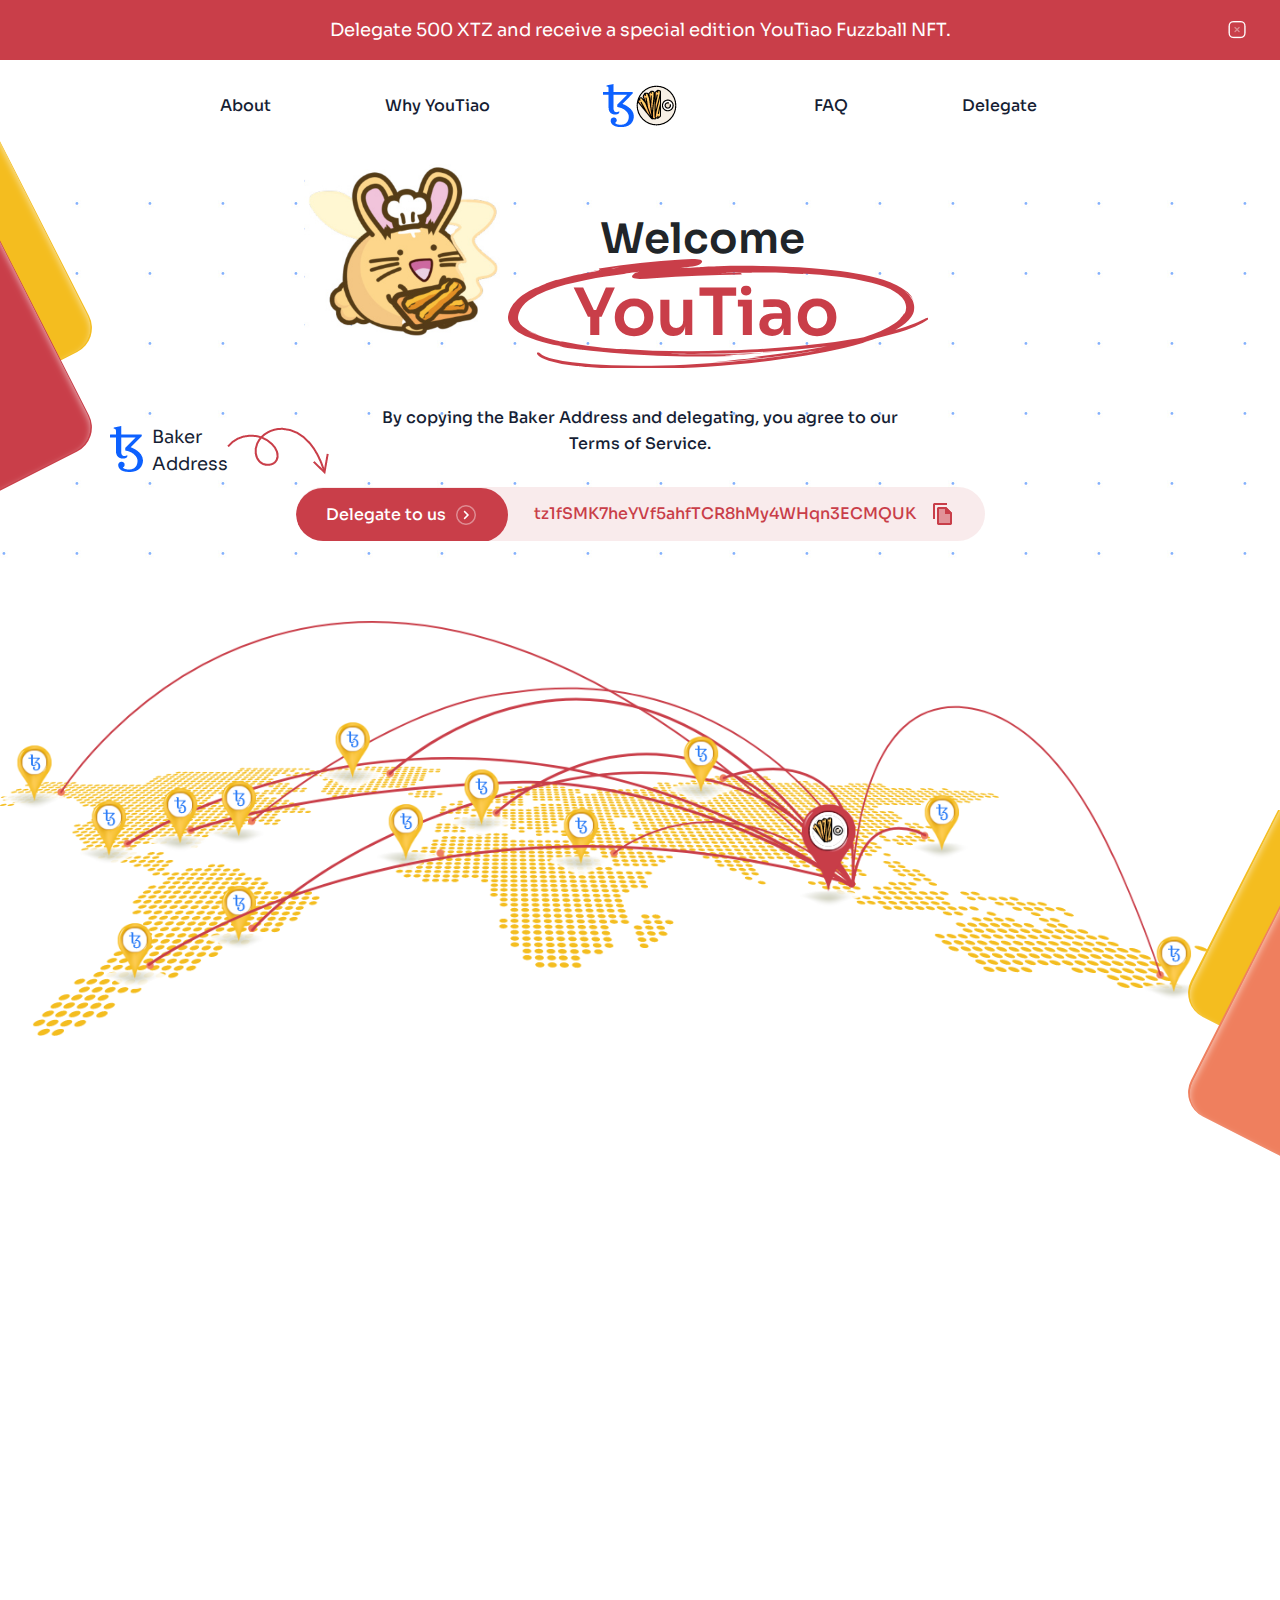
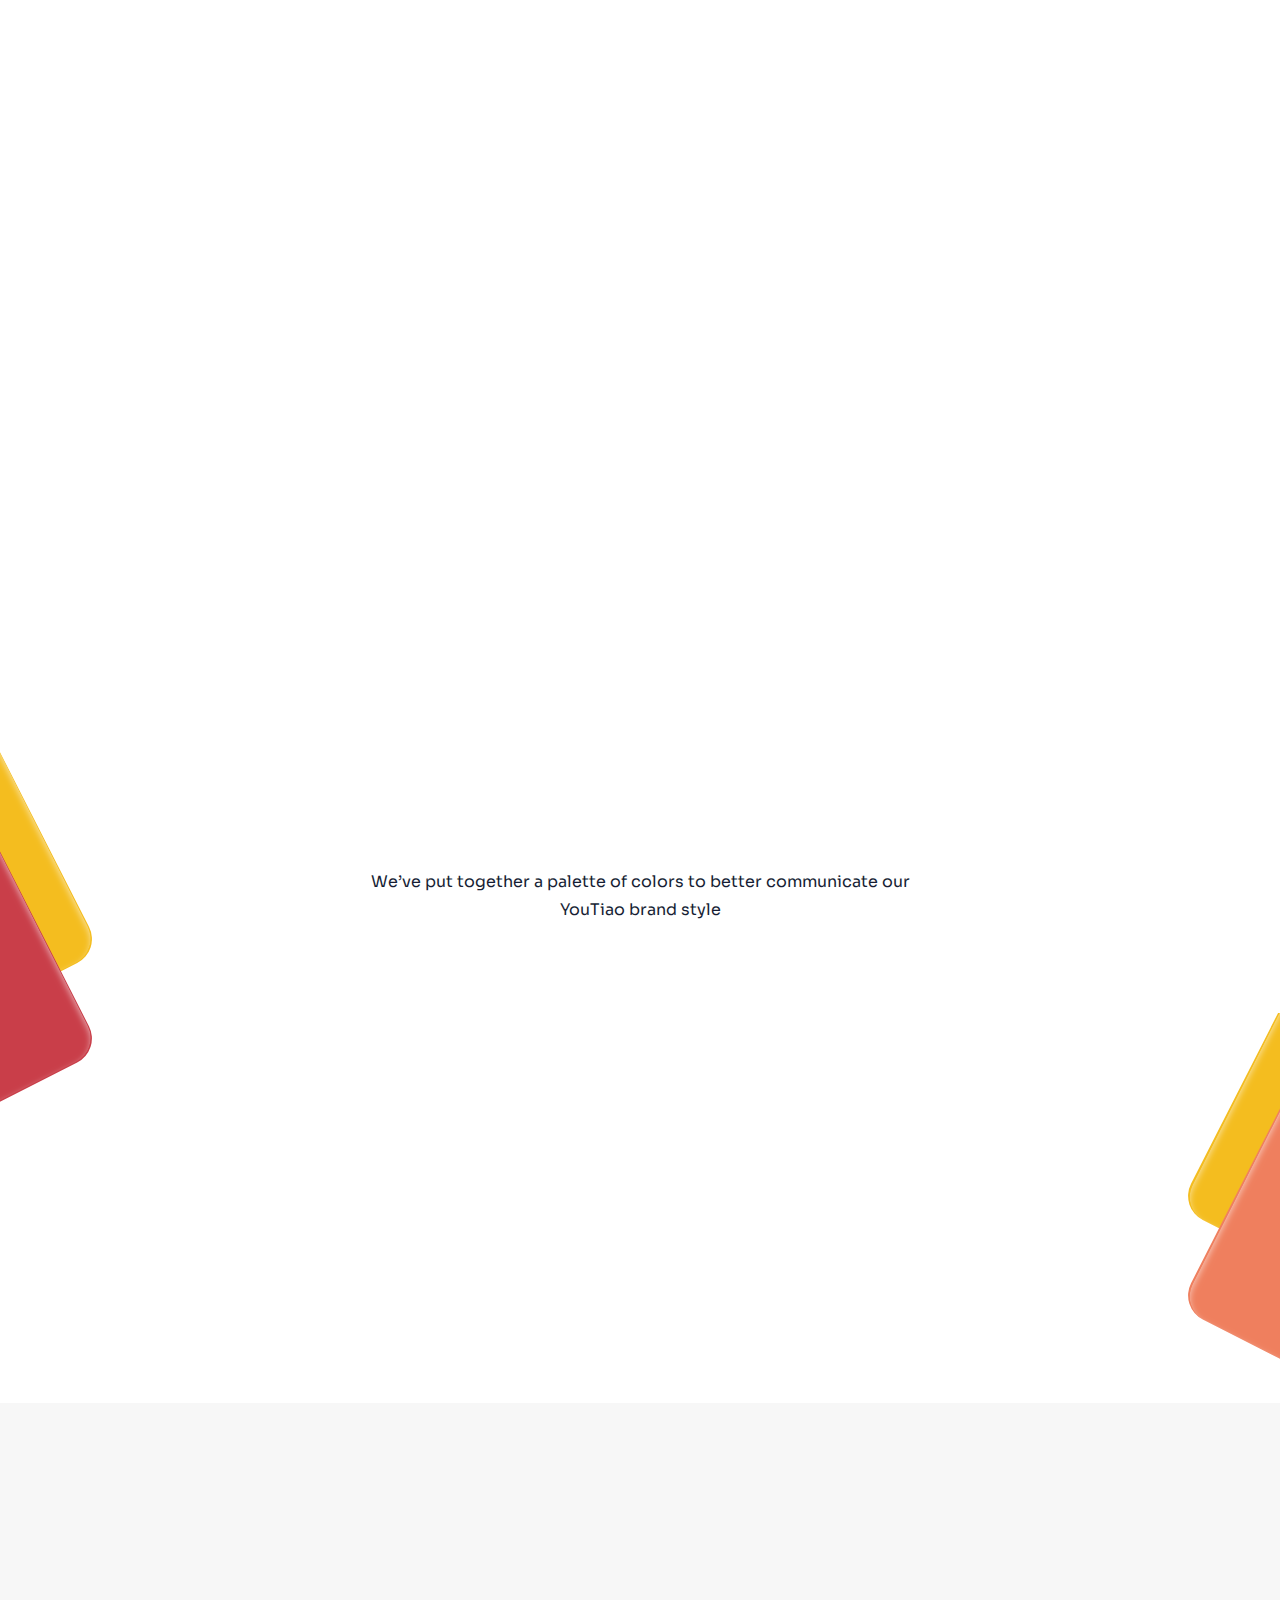
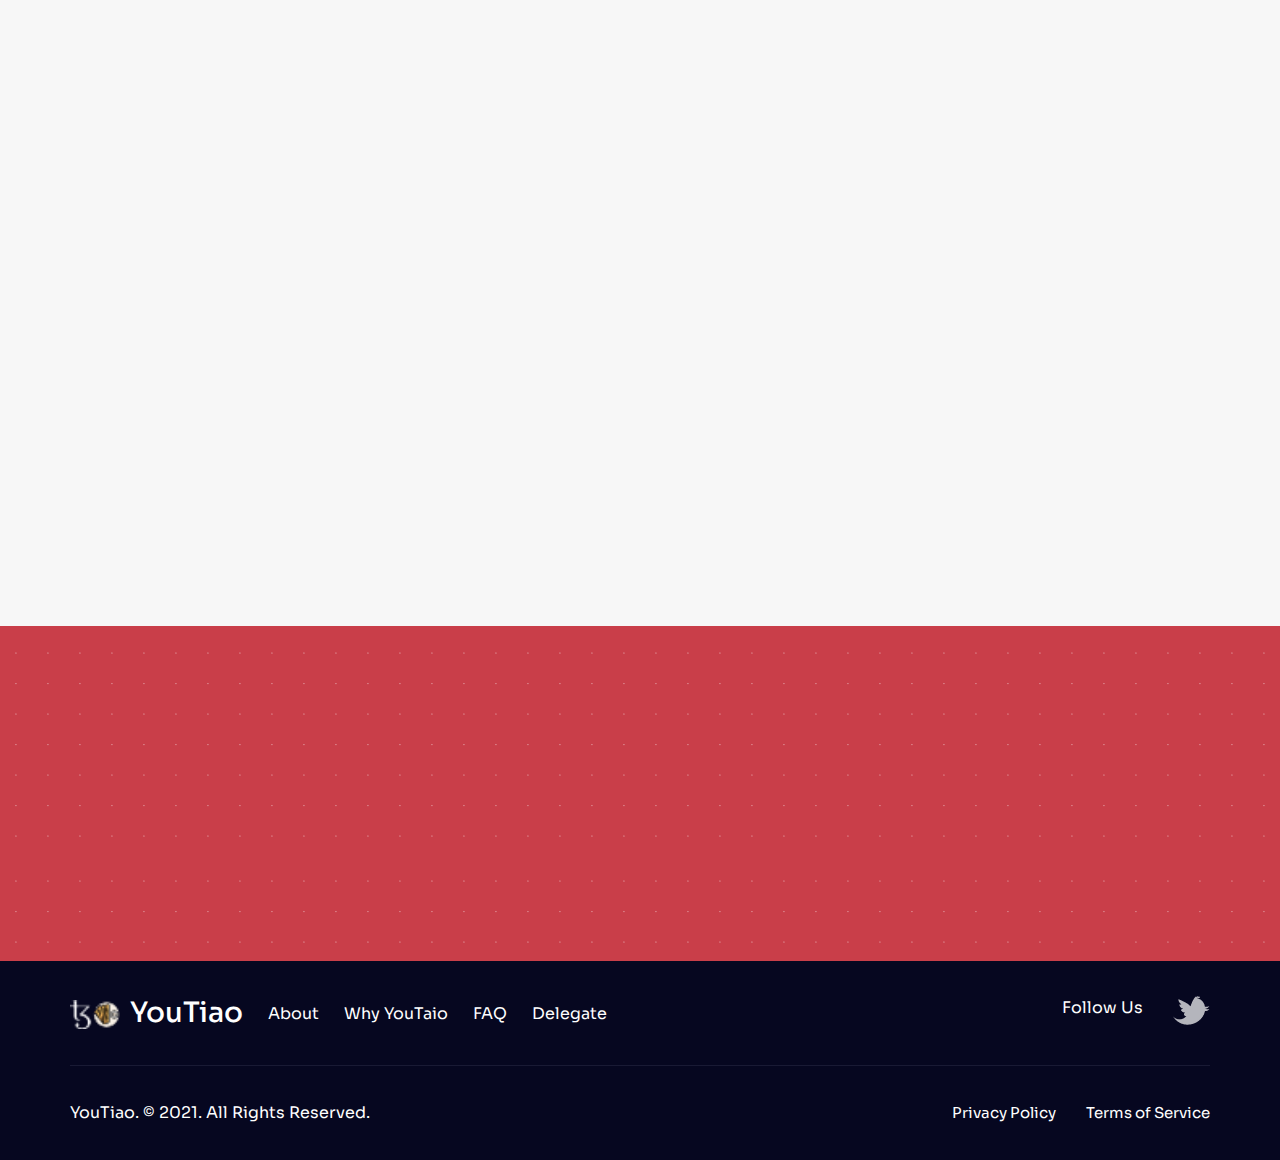
<file: index.html>
<!DOCTYPE html>
<html>

<head>
	<title>:: Home ::</title>

	<head>
		<meta charset="utf-8">
		<meta http-equiv="X-UA-Compatible" content="IE=edge">
		<meta name="viewport" content="width=device-width, initial-scale=1">
		<link rel="stylesheet" href="https://fonts.googleapis.com/icon?family=Material+Icons">
		<link rel="stylesheet" href="css/bootstrap.min.css">
		<link rel="stylesheet" href="css/owl.carousel.min.css">
		<link rel="stylesheet" href="css/fadeAnimation.css">
		<link rel="stylesheet" href="css/style.css">
		<link rel="preconnect" href="https://fonts.gstatic.com">
		<link href="https://fonts.googleapis.com/css2?family=Sora:wght@100;200;300;400;500;600;700;800&display=swap"
			rel="stylesheet">

	</head>

<body>

	<div class="logn">Delegate 500 XTZ and receive a special edition YouTiao Fuzzball NFT. <span><img
				src="images/close.png"></span></div>
	<!-- Header -->
	<div class="header-container">
		<div class="container">
			<div class="header-sec">
				<div class="logo-box">
					<a href="#home"><img src="images/logo.png"></a>
				</div>
				<div class="mobile-trigger">
					<span></span>
					<span></span>
					<span></span>
				</div>
				<div class="menu-box menu menu-1">
					<a class="close-menu" href="javascript:void(0)"><img src="images/close-icon.png"></a>
					<ul>
						<li><a href="#About">About</a></li>
						<li><a href="#WhyYouTiao">Why YouTiao</a></li>
					</ul>
					<ul>
						<li><a href="#FAQ">FAQ</a></li>
						<li><a href="#Delegate">Delegate</a></li>
					</ul>
				</div>
			</div>
		</div>
	</div>
	<!-- Header -->


	<!-- banner-sec -->
	<div class="bnr">
		<span class="des1"><img src="images/ds1.svg"></span>
		<span class="des2"><img src="images/ses2.svg"></span>
		<div class="container">

			<div class="banner-sec" id="home">
				<div class="top-heading moveUp">
					<h3>Welcome</h3><a href="#">YouTiao</a>

				</div>
				<p class="moveUp">By copying the Baker Address and delegating, you agree to our Terms of Service.</p>


				<div class="delegates-sec moveUp">


					<div class="container addrss">
						<div class="clipbrd">
							<h5>Copied to clipboard</h5>
						</div>
					</div>

					<div class="delegates-direction">
						<img class="icon01" src="images/tz-icon.png">
						<span>Baker Address</span>
						<img class="icon01" src="images/direction-arow.png">
					</div>
					<div class="search-sec">
						<span class="nonClick"></span>
						<input class="delegates-btn" onclick="copyToClipboard('#p1')" type="submit"
							value="Delegate to us">
						<input class="delegates-input" type="text" placeholder="">
						<span id="p1" class="txt"><cite>tz1fSMK7heYVf5ahfTCR8hMy4WHqn3ECMQUK</cite><img
								onclick="copyToClipboard('#p1')" src="images/word-icon.png"></span>
					</div>
				</div>

			</div>

		</div>

	</div>
	<!-- banner-sec -->




	<!-- map-sec -->
	<div class="map-sec moveUp">
		<img src="images/map-img.png">
	</div>
	<!-- map-sec -->


	<!-- Distributed -->
	<div class="container">
		<div class="distributed-sec" id="About">
			<h2 class="moveUp">a distributed tezos baker</h2>
			<p class="moveUp">YouTiao is a Singapore based Tezos bakery founded in 2021. By choosing us as your Tezos
				Delegate, you will earn new Tez every cycle after a 7 cycle wait. We put security first and will keep you informed
				informed of new updates.</p>
			<div class="row">
				<div class="col-lg-6 col-md-6 col-sm-6 col-xs-12">
					<div class="distributed-box moveUp">
						<h3>a distributed <span>tezos baker</span></h3>
						<p>YouTiao is committed to be a contributing community baker. To reflect our beliefs we have:
						</p>
					</div>
				</div>
				<div class="col-lg-6 col-md-6 col-sm-6 col-xs-12">
					<div class="distributed-box moveUp">
						<ul>
							<li>
								<div class="check-box">
									<span>
										<input type="checkbox">
										<label></label>
									</span>
									<p>Ownership of TzColors’ Orange-yellow and Strawberry red</p>
								</div>
							</li>
							<li>
								<div class="check-box">
									<span>
										<input type="checkbox">
										<label></label>
									</span>
									<p>Bakery NFTs in development to reward delegators</p>
								</div>
							</li>
							<li>
								<div class="check-box">
									<span>
										<input type="checkbox">
										<label></label>
									</span>
									<p>Active voter since EDO</p>
								</div>
							</li>
							<li>
								<div class="check-box">
									<span>
										<input type="checkbox">
										<label></label>
									</span>
									<p>Ownership of the youtiao.tez domain</p>
								</div>
							</li>
							<li>
								<div class="check-box">
									<span>
										<input type="checkbox">
										<label></label>
									</span>
									<p>Participation in the building of more applications on Tezos for end-user &
										developers benefit</p>
								</div>
							</li>
						</ul>
					</div>
				</div>
			</div>
		</div>
	</div>
	<!-- Distributed -->



	<!-- why-choose-sec -->
	<div class="container">
		<div class="why-choose-sec" id="WhyYouTiao">
			<h3 class="moveUp">Why Choose <span>Youtiao?</span></h3>
			<div class="row">
				<div class="col-lg-4 col-md-4 col-sm-4 col-xs-12">
					<div class="choose-box moveUp" style="background:#C93E4912">
						<span style="background:#C93E49;">Fees</span>
						<p>We offer a fair service with a 5% fee.</p>
						<img src="images/fees-img.png">
					</div>
				</div>
				<div class="col-lg-4 col-md-4 col-sm-4 col-xs-12">
					<div class="choose-box moveUp" style="background:#EF7F5E12">
						<span style="background:#EF7F5E;">Privacy</span>
						<p>No sign-up, emails or texts. We do not collect any of your personal information. Your privacy
							is important to us.</p>
						<img src="images/privacy-img.png">
					</div>
				</div>
				<div class="col-lg-4 col-md-4 col-sm-4 col-xs-12">
					<div class="choose-box moveUp" style="background:#F4BD1F12">
						<span style="background:#F4BD1F;">Your rewards</span>
						<p>Rewards are paid immediately once we receive them at our bakery. <b>No delays.</b></p>
						<img src="images/rewards-img.png">
					</div>
				</div>

			</div>
		</div>
	</div>
	<!-- why-choose-sec -->

	<section class="platt">

		<span class="des1"><img src="images/ds1.svg"></span>
		<span class="des2"><img src="images/ses2.svg"></span>

		<!-- palette-sec -->
		<div class="container">
			<div class="palette-sec" id="About">
				<h3 class="moveUp">Palette of <span>TzColors</span></h3>
				<p>We’ve put together a palette of colors to better communicate our YouTiao brand style</p>
				<div class="row">
					<div class="col-lg-4 col-md-4 col-sm-4 col-xs-12">
						<div class="palette-box moveUp" style="background:#C93E4912">
							<div class="palette-inside" style="background:#C93E49">

							</div>
							<div class="palette-text">
								<h4>Strawberry Red</h4>
								<span>HEX #C93E49</span>
								<span>RGB (201, 62, 73)</span>
							</div>
						</div>
					</div>
					<div class="col-lg-4 col-md-4 col-sm-4 col-xs-12">
						<div class="palette-box moveUp" style="background:#EF7F5E12">
							<div class="palette-inside" style="background:#EF7F5E">

							</div>
							<div class="palette-text">
								<h4>Red incense - colored (Akakō - iro)</h4>
								<span>HEX #EF7F5E</span>
								<span>RGB (239, 127, 94)</span>
							</div>
						</div>
					</div>
					<div class="col-lg-4 col-md-4 col-sm-4 col-xs-12">
						<div class="palette-box moveUp" style="background:#F4BD1F12">
							<div class="palette-inside" style="background:#F4BD1F">

							</div>
							<div class="palette-text">
								<h4>Orange - Yellow</h4>
								<span>HEX #F4BD1F</span>
								<span>RGB (244, 189, 31)</span>
							</div>
						</div>
					</div>
				</div>
			</div>
		</div>
		<!-- palette-sec -->

	</section>

	<!-- FAQ -->
	<div class="faq-container" id="FAQ">
		<div class="container">
			<div class="faq-sec">
				<h3 class="moveUp">FAQ</h3>
				<p class="moveUp">The minimum delegated Tezos amount to get paid is just 10 XTZ. Our standard fee is
					8.88% but we’re looking at a 0.888% fee for the duration ending July 2021 for the benefit of our
					early adopters.</p>

				<div class="news-ltr moveUp">
					<div class="divRow first">
						<div class="top">What is Baking/Delegation?</div>
						<div class="cntnt">
							<p>Bitcoin has mining, Tezos has baking. Bakers obtain the right to create blocks when a
								Tezos token (or rather a roll, see below) they own (or that is delegated to them) is
								randomly selected to create a block.</p>
						</div>
					</div>

					<div class="divRow">
						<div class="top">How do I delegate to YouTiao?</div>
						<div class="cntnt">
							<p>Point your XTZ to <code>tz1fSMK7heYVf5ahfTCR8hMy4WHqn3ECMQUK</code> or <code>youtiao.tez</code>.
								If you’re using Temple Wallet, select the “Delegation” tab.</p>
						</div>
					</div>
					<div class="divRow">
						<div class="top">Are there risks involved with Delegation?</div>
						<div class="cntnt">
							<p>You own your own XTZ, and they never leave your wallet. There’s no risk involved.</p>
						</div>
					</div>
					<div class="divRow">
						<div class="top">What are your fees?</div>
						<div class="cntnt">
							<p>5% until the next update</p>
						</div>
					</div>
					<div class="divRow">
						<div class="top">What is your payment schedule?</div>
						<div class="cntnt">
							<p>ASAP! Rewards are paid immediately once we receive them at our bakery without any delays whatsoever.</p>
						</div>
					</div>
					<div class="divRow">
						<div class="top">Does my delegation increase over time?</div>
						<div class="cntnt">
							<p>Your delegation is dependent on the amount of XTZ held in your wallet. 
								This amount can fluctuate depending on your spending/accruals. 
								If there are no changes to your wallet balance, this is estimated to increase by the rewards you receive from Youtiao.</p>
						</div>
					</div>
					<!-- <div class="divRow">
						<div class="top">What is over delegation?</div>
						<div class="cntnt">
							<p>Bitcoin has mining, Tezos has baking. Bakers obtain the right to create blocks when a
								Tezos token (or rather a roll, see below) they own (or that is delegated to them) is
								randomly selected to create a block.</p>
						</div>
					</div> -->
				</div>

			</div>
		</div>
	</div>
	<!-- FAQ -->

	<!-- footer -->
	<div class="footer-red" id="Delegate">
		<div class="container">
			<div class="exciting-box moveUp">

				<div class="container addrss">
					<div class="clipbrd">
						<h5>Copied to clipboard</h5>
					</div>
				</div>

				<h3>This is an exciting time to be alive</h3>
				<span>At YouTiao</span>
				<div class="search-sec">
					<input class="delegates-btn" onclick="copyToClipboard('#p1')" type="submit" value="Delegate to us">
					<input class="delegates-input" type="text" placeholder="">
					<span id="p1" class="txt"><cite>tz1fSMK7heYVf5ahfTCR8hMy4WHqn3ECMQUK</cite>
						<img onclick="copyToClipboard('#p1')" src="images/word-icon-white.png"></span>
				</div>
			</div>
		</div>
	</div>
	<!-- footer -->


	<!-- footer container -->
	<div class="footer-container">
		<div class="container">
			<div class="footer-top">
				<div class="footer-left">
					<h4><a href="#home"><img src="images/footer-logo.png"></a>YouTiao</h4>
					<ul>
						<li><a href="#About">About</a></li>
						<li><a href="#WhyYouTiao">Why YouTaio</a></li>
						<li><a href="#FAQ">FAQ</a></li>
						<li><a href="#Delegate">Delegate</a></li>
					</ul>
				</div>
				<div class="footer-right">
					<ul>
						<li><label>Follow Us</label></li>
						<li><a href="#"><img src="images/twitter.png"></a></li>
					</ul>
				</div>
			</div>

			<div class="footer-bottom">
				<ul>
					<li><a href="./privacy.html">Privacy Policy</a></li>
					<li><a href="./terms.html">Terms of Service</a></li>
				</ul>
				<p>YouTiao. © 2021. All Rights Reserved.</p>
			</div>
		</div>
	</div>
	<!-- footer container -->






	<script src="js/jquery-3.4.1.min.js"></script>
	<script src="js/bootstrap.min.js"></script>
	<script src="js/script.js"></script>
	<script src="js/owl.carousel.min.js"></script>
	<script src="js/animations.js"></script>


</body>

</html>
</file>
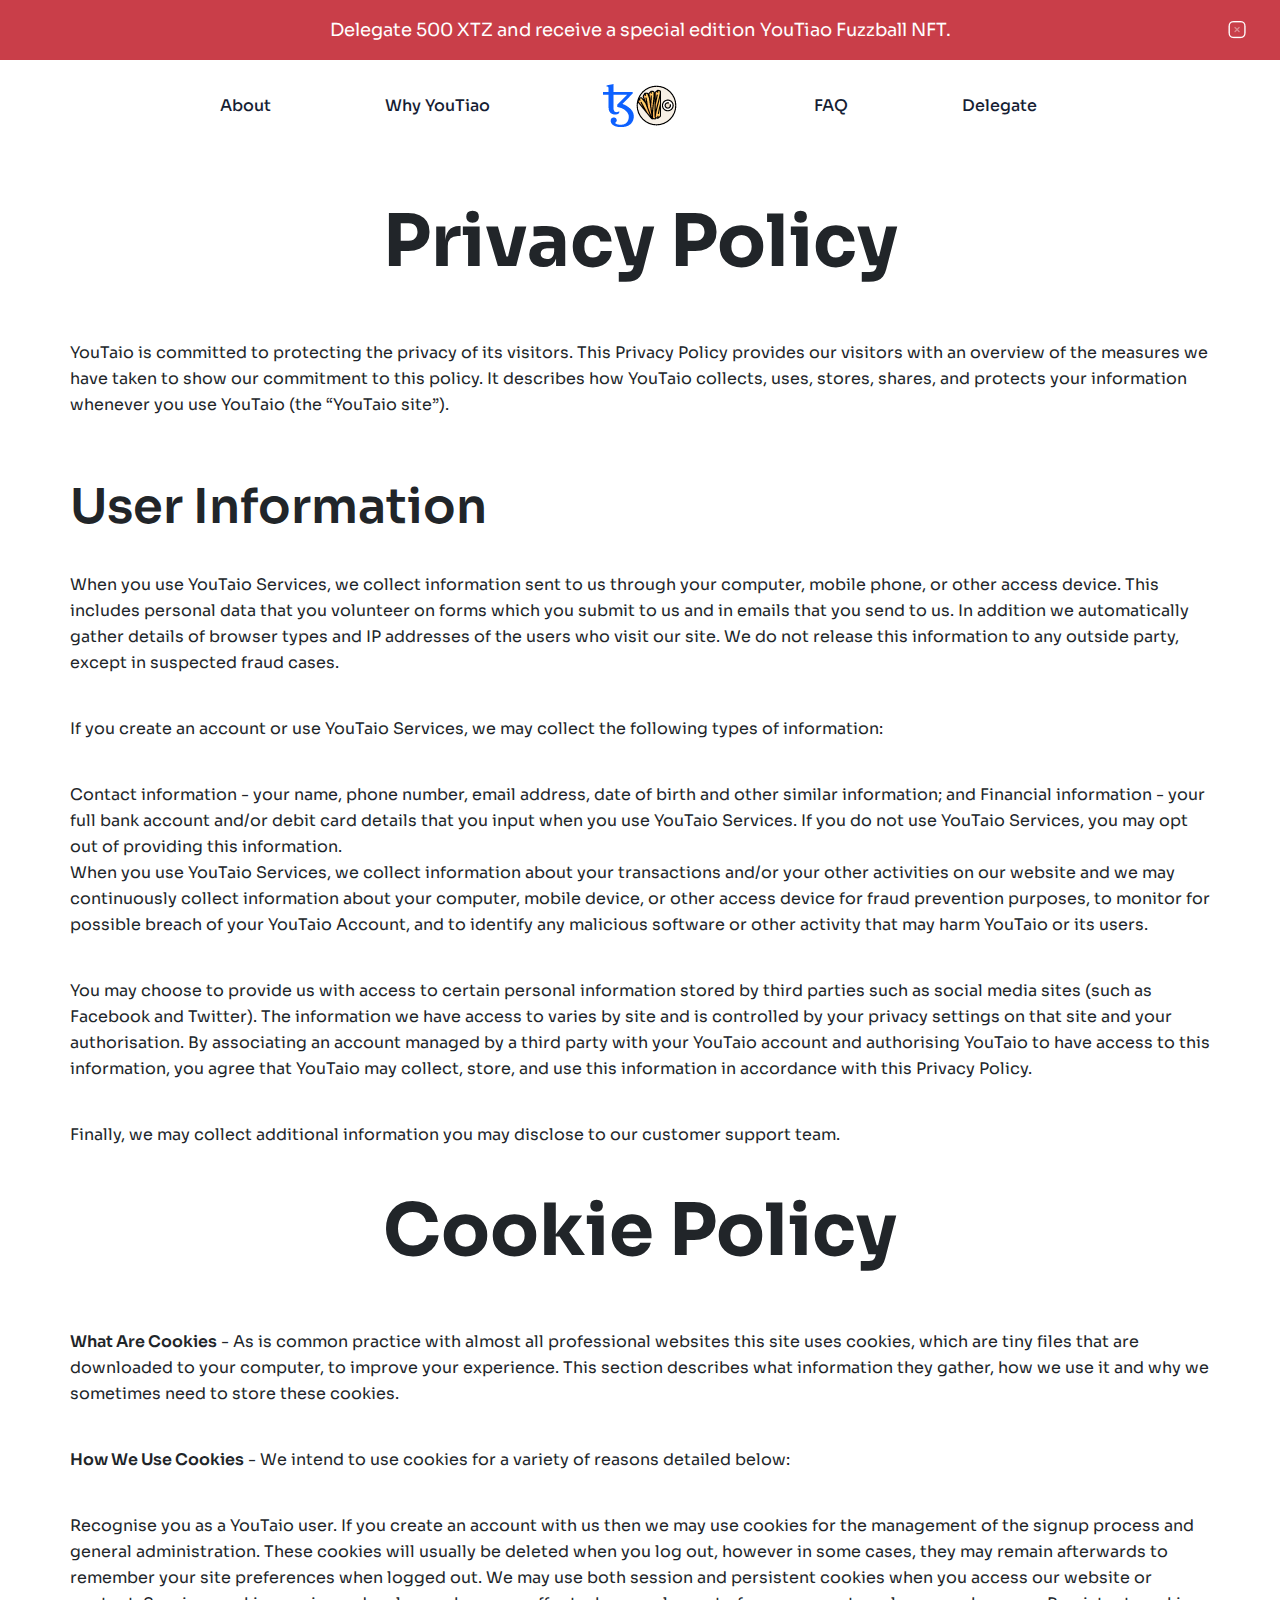
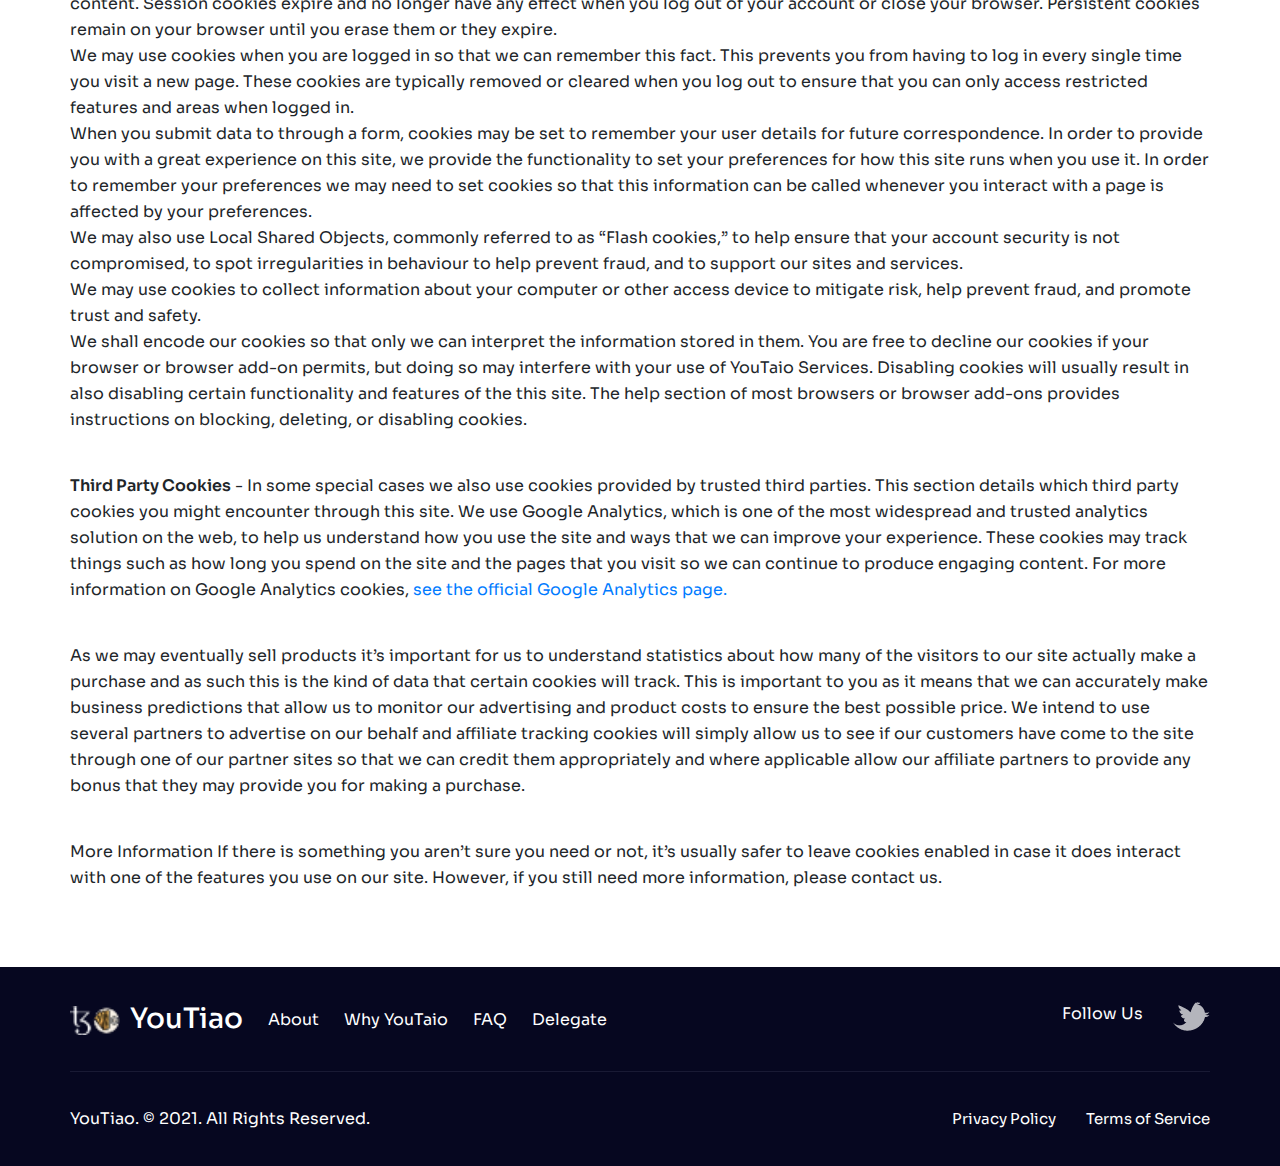
<file: privacy.html>
<!DOCTYPE html>
<html>

<head>
	<title>:: Home ::</title>

	<head>
		<meta charset="utf-8">
		<meta http-equiv="X-UA-Compatible" content="IE=edge">
		<meta name="viewport" content="width=device-width, initial-scale=1">
		<link rel="stylesheet" href="https://fonts.googleapis.com/icon?family=Material+Icons">
		<link rel="stylesheet" href="css/bootstrap.min.css">
		<link rel="stylesheet" href="css/owl.carousel.min.css">
		<link rel="stylesheet" href="css/fadeAnimation.css">
		<link rel="stylesheet" href="css/style.css">
		<link rel="preconnect" href="https://fonts.gstatic.com">
		<link href="https://fonts.googleapis.com/css2?family=Sora:wght@100;200;300;400;500;600;700;800&display=swap"
			rel="stylesheet">

	</head>

<body>

	<div class="logn">Delegate 500 XTZ and receive a special edition YouTiao Fuzzball NFT. <span><img
		src="images/close.png"></span></div>
	<!-- Header -->
	<div class="header-container">
	<div class="container">
		<div class="header-sec">
			<div class="logo-box">
				<a href="./index.html#home"><img src="images/logo.png"></a>
			</div>
			<div class="mobile-trigger">
				<span></span>
				<span></span>
				<span></span>
			</div>
			<div class="menu-box menu menu-1">
				<a class="close-menu" href="javascript:void(0)"><img src="images/close-icon.png"></a>
				<ul>
					<li><a href="./index.html#About">About</a></li>
					<li><a href="./index.html#WhyYouTiao">Why YouTiao</a></li>
				</ul>
				<ul>
					<li><a href="./index.html#FAQ">FAQ</a></li>
					<li><a href="./index.html#Delegate">Delegate</a></li>
				</ul>
			</div>
		</div>
	</div>
	</div>
	<!-- Header -->


	<!-- termBx -->
	<div class="termBx">
		<div class="container">

			<div class="insdterm">
				<h1>Privacy Policy</h1>
				<p>YouTaio is committed to protecting the privacy of its visitors. This Privacy Policy provides our visitors with an overview of the measures we have taken to show our commitment to this policy. It describes how YouTaio collects, uses, stores, shares, and protects your information whenever you use YouTaio (the “YouTaio site”).</p>

				<h2>User Information</h2>

				<div class="blk">
				
					
					 

					<p>	When you use YouTaio Services, we collect information sent to us through your computer, mobile phone, or other access device. This includes personal data that you volunteer on forms which you submit to us and in emails that you send to us. In addition we automatically gather details of browser types and IP addresses of the users who visit our site. We do not release this information to any outside party, except in suspected fraud cases. 
					</p>

					<p>If you create an account or use YouTaio Services, we may collect the following types of information:</p>

					<p>Contact information - your name, phone number, email address, date of birth and other similar information; and Financial information - your full bank account and/or debit card details that you input when you use YouTaio Services. If you do not use YouTaio Services, you may opt out of providing this information. <br> When you use YouTaio Services, we collect information about your transactions and/or your other activities on our website and we may continuously collect information about your computer, mobile device, or other access device for fraud prevention purposes, to monitor for possible breach of your YouTaio Account, and to identify any malicious software or other activity that may harm YouTaio or its users.</p>

					<p> You may choose to provide us with access to certain personal information stored by third parties such as social media sites (such as Facebook and Twitter). The information we have access to varies by site and is controlled by your privacy settings on that site and your authorisation. By associating an account managed by a third party with your YouTaio account and authorising YouTaio to have access to this information, you agree that YouTaio may collect, store, and use this information in accordance with this Privacy Policy.</p>

					<p> Finally, we may collect additional information you may disclose to our customer support team.</p>
				</div>


				<div class="blk">
					<h1>Cookie Policy</h1>
					<p><span> What Are Cookies</span> - As is common practice with almost all professional websites this site uses cookies, which are tiny files that are downloaded to your computer, to improve your experience. This section describes what information they gather, how we use it and why we sometimes need to store these cookies.</p> 
					
					
					
					<p><span>How We Use Cookies</span> - We intend to use cookies for a variety of reasons detailed below: </p>
					
					<p>Recognise you as a YouTaio user. If you create an account with us then we may use cookies for the management of the signup process and general administration. These cookies will usually be deleted when you log out, however in some cases, they may remain afterwards to remember your site preferences when logged out. We may use both session and persistent cookies when you access our website or content. Session cookies expire and no longer have any effect when you log out of your account or close your browser. Persistent cookies remain on your browser until you erase them or they expire.<br> 
					We may use cookies when you are logged in so that we can remember this fact. This prevents you from having to log in every single time you visit a new page. These cookies are typically removed or cleared when you log out to ensure that you can only access restricted features and areas when logged in. <br>
					When you submit data to through a form, cookies may be set to remember your user details for future correspondence. In order to provide you with a great experience on this site, we provide the functionality to set your preferences for how this site runs when you use it. In order to remember your preferences we may need to set cookies so that this information can be called whenever you interact with a page is affected by your preferences. <br> 
					We may also use Local Shared Objects, commonly referred to as “Flash cookies,” to help ensure that your account security is not compromised, to spot irregularities in behaviour to help prevent fraud, and to support our sites and services. <br> 
					
					
					We may use cookies to collect information about your computer or other access device to mitigate risk, help prevent fraud, and promote trust and safety. <br> 
					
					We shall encode our cookies so that only we can interpret the information stored in them. You are free to decline our cookies if your browser or browser add-on permits, but doing so may interfere with your use of YouTaio Services. Disabling cookies will usually result in also disabling certain functionality and features of the this site. The help section of most browsers or browser add-ons provides instructions on blocking, deleting, or disabling cookies. </p>
					
					
					<p><span>Third Party Cookies</span> - In some special cases we also use cookies provided by trusted third parties. This section details which third party cookies you might encounter through this site. We use Google Analytics, which is one of the most widespread and trusted analytics solution on the web, to help us understand how you use the site and ways that we can improve your experience. These cookies may track things such as how long you spend on the site and the pages that you visit so we can continue to produce engaging content. For more information on Google Analytics cookies, <a href="#">see the official Google Analytics page.</a> 
					
					<p>As we may eventually sell products it’s important for us to understand statistics about how many of the visitors to our site actually make a purchase and as such this is the kind of data that certain cookies will track. This is important to you as it means that we can accurately make business predictions that allow us to monitor our advertising and product costs to ensure the best possible price. We intend to use several partners to advertise on our behalf and affiliate tracking cookies will simply allow us to see if our customers have come to the site through one of our partner sites so that we can credit them appropriately and where applicable allow our affiliate partners to provide any bonus that they may provide you for making a purchase. </p>
					
					<p>More Information If there is something you aren’t sure you need or not, it’s usually safer to leave cookies enabled in case it does interact with one of the features you use on our site. However, if you still need more information, please contact us.</p>

				</div>
			</div>
		</div>

	</div>

	</div>
	<!-- termBx -->

	<!-- footer container -->
	<div class="footer-container">
		<div class="container">
			<div class="footer-top">
				<div class="footer-left">
					<h4><a href="./index.html#home"><img src="images/footer-logo.png"></a>YouTiao</h4>
					<ul>
						<li><a href="./index.html#About">About</a></li>
						<li><a href="./index.html#WhyYouTiao">Why YouTaio</a></li>
						<li><a href="./index.html#FAQ">FAQ</a></li>
						<li><a href="./index.html#Delegate">Delegate</a></li>
					</ul>
				</div>
				<div class="footer-right">
					<ul>
						<li><label>Follow Us</label></li>
						<li><a href="#"><img src="images/twitter.png"></a></li>
					</ul>
				</div>
			</div>

			<div class="footer-bottom">
				<ul>
					<li><a href="#">Privacy Policy</a></li>
					<li><a href="./terms.html">Terms of Service</a></li>
				</ul>
				<p>YouTiao. © 2021. All Rights Reserved.</p>
			</div>
		</div>
	</div>
	<!-- footer container -->


	<script src="js/jquery-3.4.1.min.js"></script>
	<script src="js/bootstrap.min.js"></script>
	<script src="js/script.js"></script>
	<script src="js/owl.carousel.min.js"></script>
	<script src="js/animations.js"></script>


</body>

</html>
</file>
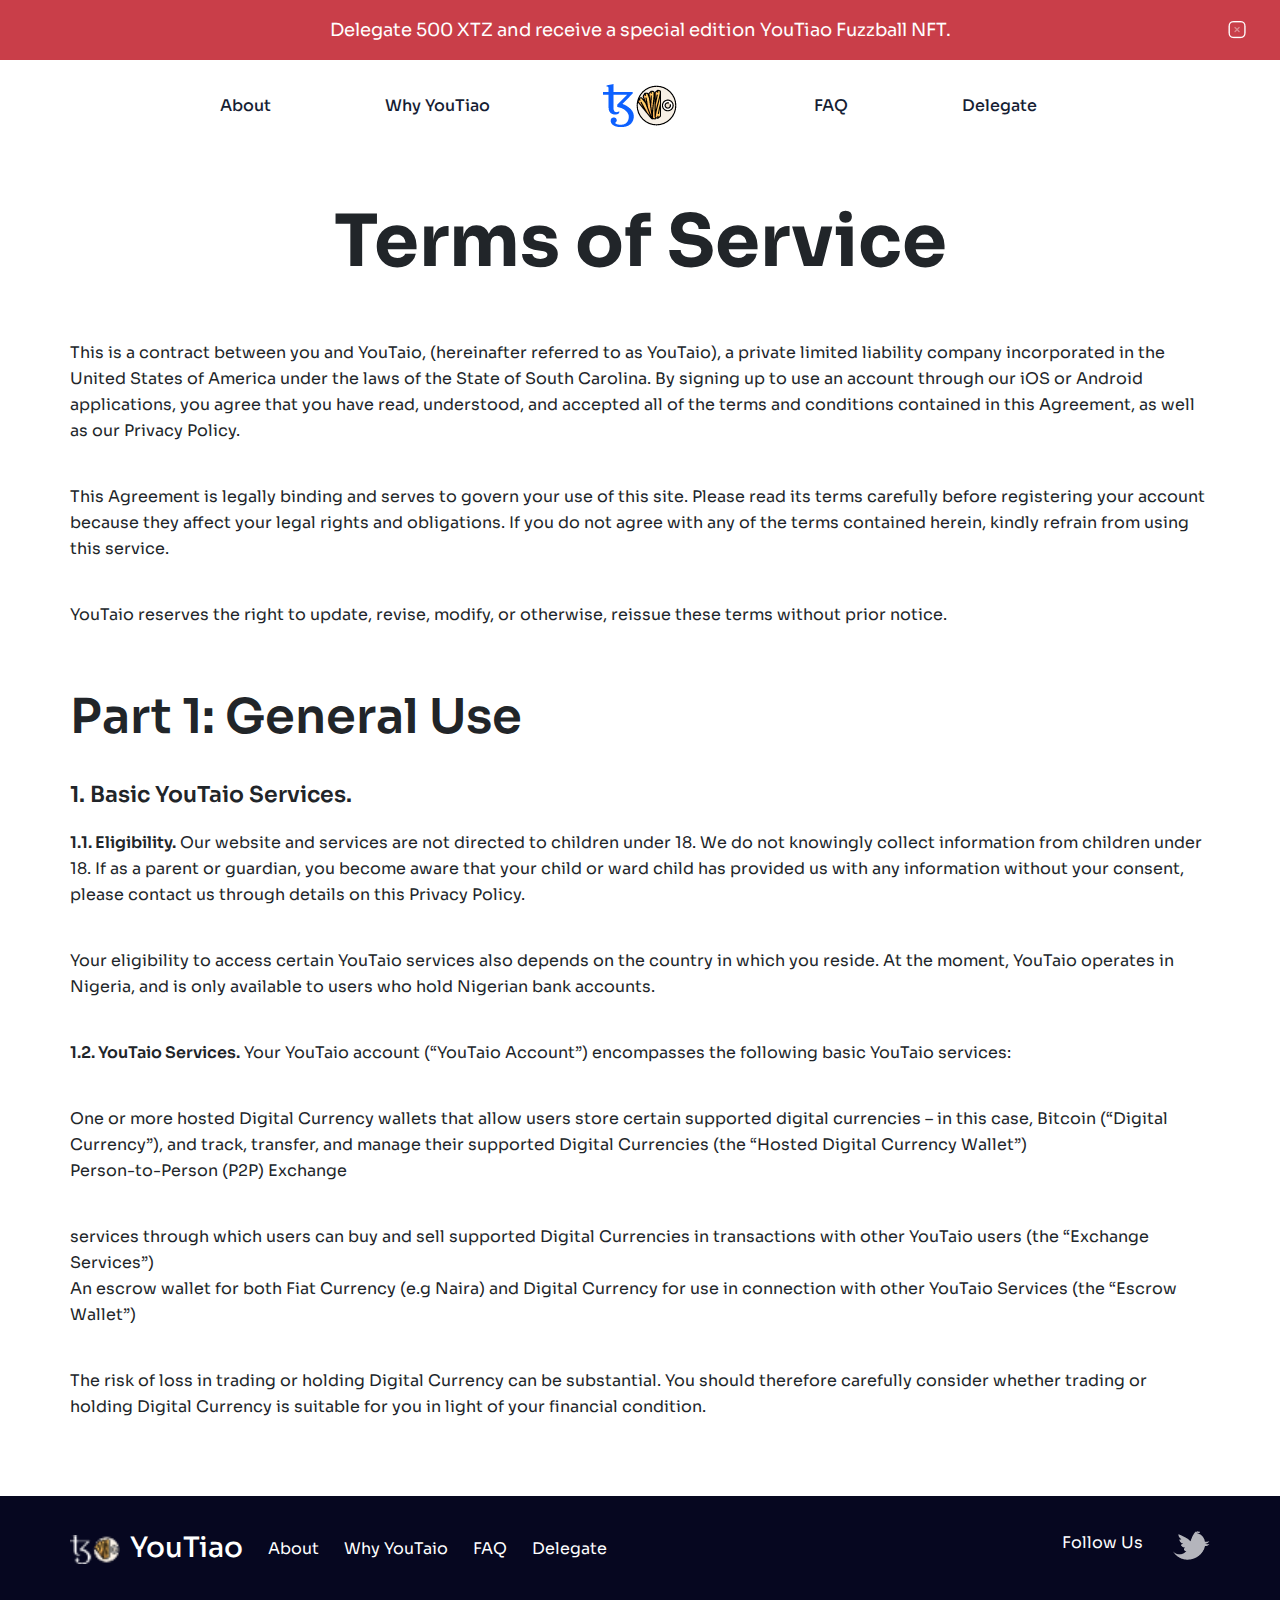
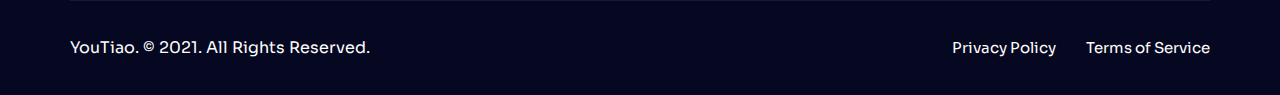
<file: terms.html>
<!DOCTYPE html>
<html>

<head>
	<title>:: Home ::</title>

	<head>
		<meta charset="utf-8">
		<meta http-equiv="X-UA-Compatible" content="IE=edge">
		<meta name="viewport" content="width=device-width, initial-scale=1">
		<link rel="stylesheet" href="https://fonts.googleapis.com/icon?family=Material+Icons">
		<link rel="stylesheet" href="css/bootstrap.min.css">
		<link rel="stylesheet" href="css/owl.carousel.min.css">
		<link rel="stylesheet" href="css/fadeAnimation.css">
		<link rel="stylesheet" href="css/style.css">
		<link rel="preconnect" href="https://fonts.gstatic.com">
		<link href="https://fonts.googleapis.com/css2?family=Sora:wght@100;200;300;400;500;600;700;800&display=swap"
			rel="stylesheet">

	</head>

<body>


	<div class="logn">Delegate 500 XTZ and receive a special edition YouTiao Fuzzball NFT. <span><img
		src="images/close.png"></span></div>
	<!-- Header -->
	<div class="header-container">
	<div class="container">
		<div class="header-sec">
			<div class="logo-box">
				<a href="./index.html#home"><img src="images/logo.png"></a>
			</div>
			<div class="mobile-trigger">
				<span></span>
				<span></span>
				<span></span>
			</div>
			<div class="menu-box menu menu-1">
				<a class="close-menu" href="javascript:void(0)"><img src="images/close-icon.png"></a>
				<ul>
					<li><a href="./index.html#About">About</a></li>
					<li><a href="./index.html#WhyYouTiao">Why YouTiao</a></li>
				</ul>
				<ul>
					<li><a href="./index.html#FAQ">FAQ</a></li>
					<li><a href="./index.html#Delegate">Delegate</a></li>
				</ul>
			</div>
		</div>
	</div>
	</div>
	<!-- Header -->


	<!-- termBx -->
	<div class="termBx">
		<div class="container">

			<div class="insdterm">
				<h1>Terms of Service</h1>
				<p>This is a contract between you and YouTaio, (hereinafter referred to as YouTaio), a private limited
					liability company incorporated in the United States of America under the laws of the State of South
					Carolina. By signing up to use an account through our iOS or Android applications, you agree that
					you have read, understood, and accepted all of the terms and conditions contained in this Agreement,
					as well as our Privacy Policy.</p>
				<p> This Agreement is legally binding and serves to govern your use of this site. Please read its terms
					carefully before registering your account because they affect your legal rights and obligations. If
					you do not agree with any of the terms contained herein, kindly refrain from using this service.</p>
				<p>YouTaio reserves the right to update, revise, modify, or otherwise, reissue these terms without prior
					notice.</p>

				<h2>Part 1: General Use</h2>
				<h3>1. Basic YouTaio Services.</h3>


				<div class="blk">

					<p><span>1.1. Eligibility.</span> Our website and services are not directed to children under 18. We do
					not knowingly collect information from children under 18. If as a parent or guardian, you become
					aware that your child or ward child has provided us with any information without your consent,
					please contact us through details on this Privacy Policy.</p>

					<p>Your eligibility to access certain YouTaio services also depends on the country in which you reside.
					At the moment, YouTaio operates in Nigeria, and is only available to users who hold Nigerian bank
					accounts.</p>

					<p><span>1.2. YouTaio Services.</span> Your YouTaio account (“YouTaio Account”) encompasses the
					following basic YouTaio services:</p>
				</div>


				<div class="blk">
					<p>One or more hosted Digital Currency wallets that allow users store certain supported digital
					currencies – in this case, Bitcoin (“Digital Currency”), and track, transfer, and manage their
					supported Digital Currencies (the “Hosted Digital Currency Wallet”) <br>
					Person-to-Person (P2P) Exchange</p>
					<p>services through which users can buy and sell supported Digital Currencies in transactions with
					other YouTaio users (the “Exchange Services”)<br>
					An escrow wallet for both Fiat Currency (e.g Naira)
					and Digital Currency for use in connection with other YouTaio Services (the “Escrow Wallet”)</p>
					
					<p>The risk of loss in trading or holding Digital Currency can be substantial. You should therefore
					carefully consider whether trading or holding Digital Currency is suitable for you in light of your
					financial condition.</p>

				</div>
			</div>
		</div>

	</div>

	</div>
	<!-- termBx -->

	<!-- footer container -->
	<div class="footer-container">
		<div class="container">
			<div class="footer-top">
				<div class="footer-left">
					<h4><a href="./index.html#home"><img src="images/footer-logo.png"></a>YouTiao</h4>
					<ul>
						<li><a href="./index.html#About">About</a></li>
						<li><a href="./index.html#WhyYouTiao">Why YouTaio</a></li>
						<li><a href="./index.html#FAQ">FAQ</a></li>
						<li><a href="./index.html#Delegate">Delegate</a></li>
					</ul>
				</div>
				<div class="footer-right">
					<ul>
						<li><label>Follow Us</label></li>
						<li><a href="#"><img src="images/twitter.png"></a></li>
					</ul>
				</div>
			</div>

			<div class="footer-bottom">
				<ul>
					<li><a href="#">Privacy Policy</a></li>
					<li><a href="./terms.html">Terms of Service</a></li>
				</ul>
				<p>YouTiao. © 2021. All Rights Reserved.</p>
			</div>
		</div>
	</div>
	<!-- footer container -->



	<script src="js/jquery-3.4.1.min.js"></script>
	<script src="js/bootstrap.min.js"></script>
	<script src="js/script.js"></script>
	<script src="js/owl.carousel.min.js"></script>
	<script src="js/animations.js"></script>


</body>

</html>
</file>
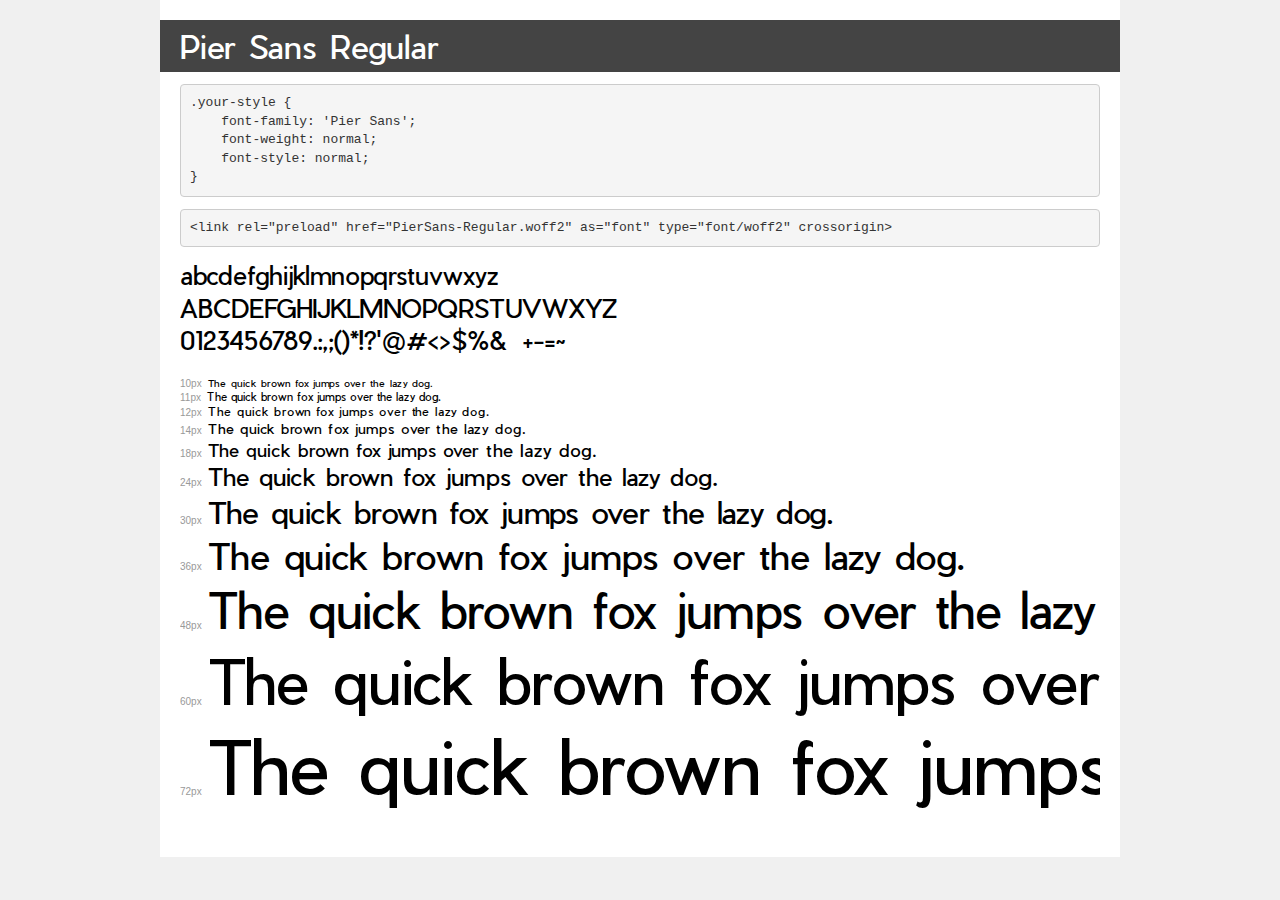
<file: fonts/demo.html>
<!DOCTYPE html>
<html lang="en">
<head>
    <meta charset="utf-8">
    <meta http-equiv="X-UA-Compatible" content="IE=edge">
    <meta name="viewport" content="width=device-width, initial-scale=1">
    <meta name="robots" content="noindex, noarchive">
    <meta name="format-detection" content="telephone=no">
    <title>Transfonter demo</title>
    <link href="stylesheet.css" rel="stylesheet">
    <style>
        /*
        http://meyerweb.com/eric/tools/css/reset/
        v2.0 | 20110126
        License: none (public domain)
        */
        html, body, div, span, applet, object, iframe,
        h1, h2, h3, h4, h5, h6, p, blockquote, pre,
        a, abbr, acronym, address, big, cite, code,
        del, dfn, em, img, ins, kbd, q, s, samp,
        small, strike, strong, sub, sup, tt, var,
        b, u, i, center,
        dl, dt, dd, ol, ul, li,
        fieldset, form, label, legend,
        table, caption, tbody, tfoot, thead, tr, th, td,
        article, aside, canvas, details, embed,
        figure, figcaption, footer, header, hgroup,
        menu, nav, output, ruby, section, summary,
        time, mark, audio, video {
            margin: 0;
            padding: 0;
            border: 0;
            font-size: 100%;
            font: inherit;
            vertical-align: baseline;
        }
        /* HTML5 display-role reset for older browsers */
        article, aside, details, figcaption, figure,
        footer, header, hgroup, menu, nav, section {
            display: block;
        }
        body {
            line-height: 1;
        }
        ol, ul {
            list-style: none;
        }
        blockquote, q {
            quotes: none;
        }
        blockquote:before, blockquote:after,
        q:before, q:after {
            content: '';
            content: none;
        }
        table {
            border-collapse: collapse;
            border-spacing: 0;
        }
        /* demo styles */
        body {
            background: #f0f0f0;
            color: #000;
        }
        .page {
            background: #fff;
            width: 920px;
            margin: 0 auto;
            padding: 20px 20px 0 20px;
            overflow: hidden;
        }
        .font-container {
            overflow-x: auto;
            overflow-y: hidden;
            margin-bottom: 40px;
            line-height: 1.3;
            white-space: nowrap;
            padding-bottom: 5px;
        }
        h1 {
            position: relative;
            background: #444;
            font-size: 32px;
            color: #fff;
            padding: 10px 20px;
            margin: 0 -20px 12px -20px;
        }
        .letters {
            font-size: 25px;
            margin-bottom: 20px;
        }
        .s10:before {
            content: '10px';
        }
        .s11:before {
            content: '11px';
        }
        .s12:before {
            content: '12px';
        }
        .s14:before {
            content: '14px';
        }
        .s18:before {
            content: '18px';
        }
        .s24:before {
            content: '24px';
        }
        .s30:before {
            content: '30px';
        }
        .s36:before {
            content: '36px';
        }
        .s48:before {
            content: '48px';
        }
        .s60:before {
            content: '60px';
        }
        .s72:before {
            content: '72px';
        }
        .s10:before, .s11:before, .s12:before, .s14:before,
        .s18:before, .s24:before, .s30:before, .s36:before,
        .s48:before, .s60:before, .s72:before {
            font-family: Arial, sans-serif;
            font-size: 10px;
            font-weight: normal;
            font-style: normal;
            color: #999;
            padding-right: 6px;
        }
        pre {
            display: block;
            padding: 9px;
            margin: 0 0 12px;
            font-family: Monaco, Menlo, Consolas, "Courier New", monospace;
            font-size: 13px;
            line-height: 1.428571429;
            color: #333;
            font-weight: normal;
            font-style: normal;
            background-color: #f5f5f5;
            border: 1px solid #ccc;
            overflow-x: auto;
            border-radius: 4px;
        }
        /* responsive */
        @media (max-width: 959px) {
            .page {
                width: auto;
                margin: 0;
            }
        }
    </style>
</head>
<body>
<div class="page">
    <div class="demo">
        <h1 style="font-family: 'Pier Sans'; font-weight: normal; font-style: normal;">Pier Sans Regular</h1>
        <pre title="Usage">.your-style {
    font-family: 'Pier Sans';
    font-weight: normal;
    font-style: normal;
}</pre>
        <pre title="Preload (optional)">
&lt;link rel=&quot;preload&quot; href=&quot;PierSans-Regular.woff2&quot; as=&quot;font&quot; type=&quot;font/woff2&quot; crossorigin&gt;</pre>
        <div class="font-container" style="font-family: 'Pier Sans'; font-weight: normal; font-style: normal;">
            <p class="letters">
                abcdefghijklmnopqrstuvwxyz<br>
ABCDEFGHIJKLMNOPQRSTUVWXYZ<br>
                0123456789.:,;()*!?'@#&lt;&gt;$%&^+-=~
            </p>
            <p class="s10" style="font-size: 10px;">The quick brown fox jumps over the lazy dog.</p>
            <p class="s11" style="font-size: 11px;">The quick brown fox jumps over the lazy dog.</p>
            <p class="s12" style="font-size: 12px;">The quick brown fox jumps over the lazy dog.</p>
            <p class="s14" style="font-size: 14px;">The quick brown fox jumps over the lazy dog.</p>
            <p class="s18" style="font-size: 18px;">The quick brown fox jumps over the lazy dog.</p>
            <p class="s24" style="font-size: 24px;">The quick brown fox jumps over the lazy dog.</p>
            <p class="s30" style="font-size: 30px;">The quick brown fox jumps over the lazy dog.</p>
            <p class="s36" style="font-size: 36px;">The quick brown fox jumps over the lazy dog.</p>
            <p class="s48" style="font-size: 48px;">The quick brown fox jumps over the lazy dog.</p>
            <p class="s60" style="font-size: 60px;">The quick brown fox jumps over the lazy dog.</p>
            <p class="s72" style="font-size: 72px;">The quick brown fox jumps over the lazy dog.</p>
        </div>
    </div>

</div>
</body>
</html>
</file>
<file: css/fadeAnimation.css>
/* FadeIn */
.fadeIn {
  /* initially hide animatable objects */
  visibility: hidden;
  
  /* initially pause animatable objects their animations */
  -webkit-animation-play-state: paused;   
  -moz-animation-play-state: paused;     
  -ms-animation-play-state: paused;
  -o-animation-play-state: paused;   
  animation-play-state: paused; 
  
}

.fadeIn.in-view {
  visibility: visible;
  
  -webkit-animation-fill-mode: both;
  -moz-animation-fill-mode: both;
  -ms-animation-fill-mode: both;
  -o-animation-fill-mode: both;
  animation-fill-mode: both;
  
  -webkit-animation-duration: 0.55s;
  -moz-animation-duration: 0.55s;
  -ms-animation-duration: 0.55s;
  -o-animation-duration: 0.55s;
  animation-duration: 0.55s;

  -webkit-animation-play-state: running;
  -moz-animation-play-state: running;
  -ms-animation-play-state: running;
  -o-animation-play-state: running;
  animation-play-state: running;
  
  -webkit-animation-name: fadeIn;
	-moz-animation-name: fadeIn;
	-o-animation-name: fadeIn;
	animation-name: fadeIn;
}

@-webkit-keyframes fadeIn {
	0% {
		opacity: 0;
	}	100% {
		opacity: 1;
	}
}

@-moz-keyframes fadeIn {
	0% {
		opacity: 0;
	}

	100% {
		opacity: 1;
	}
}

@-o-keyframes fadeIn {
	0% {
		opacity: 0;
	}

	100% {
		opacity: 1;
	}
}

@keyframes fadeIn {
	0% {
		opacity: 0;
	}

	100% {
		opacity: 1;
	}
}


/* moveUp */
.moveUp {
  /* initially hide animatable objects */
  visibility: hidden;
  
  /* initially pause animatable objects their animations */
  -webkit-animation-play-state: paused;   
  -moz-animation-play-state: paused;     
  -ms-animation-play-state: paused;
  -o-animation-play-state: paused;   
  animation-play-state: paused;

}

.moveUp.in-view {
  visibility: visible;
  
  -webkit-animation-fill-mode: both;
  -moz-animation-fill-mode: both;
  -ms-animation-fill-mode: both;
  -o-animation-fill-mode: both;
  animation-fill-mode: both;
  
  -webkit-animation-duration: 1.6s;
  -moz-animation-duration: 1.6s;
  -ms-animation-duration: 1.6s;
  -o-animation-duration: 1.6s;
  animation-duration: 1.6s;

  -webkit-animation-play-state: running;
  -moz-animation-play-state: running;
  -ms-animation-play-state: running;
  -o-animation-play-state: running;
  animation-play-state: running;
  
  -webkit-animation-name: moveUp;
	-moz-animation-name: moveUp;
	-o-animation-name: moveUp;
	animation-name: moveUp;
}


@-webkit-keyframes moveUp {
	0% {
		opacity: 0;
		-webkit-transform: translateY(40px);
	}	100% {
		opacity: 1;
		-webkit-transform: translateY(0);
	}
}

@-moz-keyframes moveUp {
	0% {
		opacity: 0;
		-moz-transform: translateY(40px);
	}

	100% {
		opacity: 1;
		-moz-transform: translateY(0);
	}
}

@-o-keyframes moveUp {
	0% {
		opacity: 0;
		-o-transform: translateY(40px);
	}

	100% {
		opacity: 1;
		-o-transform: translateY(0);
	}
}

@keyframes moveUp {
	0% {
		opacity: 0;
		transform: translateY(40px);
	}

	100% {
		opacity: 1;
		transform: translateY(0);
	}
}


/* Delay */
.animationDelay{
	-webkit-animation-delay:0.1s;
	-moz-animation-delay:0.1s;
	-o-animation-delay:0.1s;
	-ms-animation-delay:0.1s;
	animation-delay:0.1s;
}
.animationDelay1{
	-webkit-animation-delay:0.3s;
	-moz-animation-delay:0.3s;
	-o-animation-delay:0.3s;
	-ms-animation-delay:0.3s;
	animation-delay:0.3s;
}
.animationDelay2{
	-webkit-animation-delay:0.5s;
	-moz-animation-delay:0.5s;
	-o-animation-delay:0.5s;
	-ms-animation-delay:0.5s;
	animation-delay:0.5s;
}
.animationDelay3{
	-webkit-animation-delay:0.7s;
	-moz-animation-delay:0.7s;
	-o-animation-delay:0.7s;
	-ms-animation-delay:0.7s;
	animation-delay:0.7s;
}
</file>
<file: css/style.css>
*{ padding:0; margin:0; box-sizing:border-box;}
body{padding: 0;margin: 0;background: #fff;font-family: 'Sora', sans-serif;}
input, select, textarea , button{transition: all 0.5s ease;-webkit-transition: all 0.5s ease;}
a {text-decoration:none;transition: all 0.5s ease;-webkit-transition: all 0.5s ease;outline:none;outline: 0;}
a::after , a::before{text-decoration:none;transition: all 0.5s ease;-webkit-transition: all 0.5s ease;}
a:hover , a:focus {text-decoration:none;}
input {border: 0;outline: 0;}
ul{margin:0;padding:0;list-style:none;}
h1, h2, h3, h4, h5, h6 , p {margin: 0;font-family: 'Sora', sans-serif;}
img{max-width:100%}
.container{width: 100%;display: block;margin: 0 auto;max-width: 1170px;}
.header-container {width: 100%;float: left;padding: 24px 0 21px 0; transition:all 0.3s ease-in; background: #fff;}
.header-container.active-hdr {position: fixed;top: 0;left: 0;z-index: 9;background: #fff;box-shadow: 0 0 5px #ccc;}
.header-sec {width:100%; float:left; position:relative;}
.menu-box {width:100%; float:left;}
.menu-box ul {width:50%; float:left; text-align:center; padding: 10px 0 0;}
.menu-box ul li {display:inline-block; margin: 0 55px;}
.menu-box ul li a {font-size:16px; color: #161E34; font-weight:500;}
.logo-box {position: absolute;left: 50%;top: 0;transform: translate(-50%, 0); -webkit-transform: translate(-50%, 0);}
.menu-box ul li a:hover {color:#3e71e4;}
.menu a{text-decoration: none;display: block;position: relative;padding: 0 0 5px;}
.menu a::before{content: "";width: 100%;height: 4px;position: absolute;left: 0;bottom: 0;background: #fff;transition: 0.5s transform ease;transform: scale3d(0,1,1);transform-origin: 0 50%;}
.menu a:hover::before{transform: scale3d(1,1,1);}
.menu-1 a::before{background: #3e71e4;transform-origin: 100% 50%;}
.menu-1 a:hover::before{transform-origin: 0 50%;}
.banner-sec {width:100%; float:left; padding:70px 0 0;}
.top-heading {margin: 0 auto;display: block;width: 36%; position: relative; left: 76px;}
.top-heading:after {display: block; clear: both; content: "";}
.top-heading:before {position: absolute; left: -207px; top: -50px; width: 200px; height: 176px; content: ""; background: url('../images/cat.jpg') no-repeat; background-size: cover;}
.top-heading h4 {text-align: center;color: #161E34;font-size: 24px;font-weight: 500;float: left;margin: 27px 0 0 15px;}
.banner-sec h4 span {color:#0D61FF;}
.banner-sec a {height: 84px;display: block;float: left;line-height: 84px;text-align: center; color:#C93E49; font-size:65px; font-weight:600; position: relative; margin: 7px 0 0 62px;}
.top-heading h3 {text-align: center;
font-size: 42px;
font-weight: 600;
padding: 0 26px 0 0;
position: relative;
z-index: 99;}

span#p1 {
position: absolute;
bottom: 0;
right: 30px;
}
.delegates-sec span#p1 cite {color:#C93E49;}
span#p1 cite {font-style: normal; height: 54px; font-size:16px;color:#C93E49; font-weight:500; line-height: 54px; padding: 0 15px 0 0;
float: left;}
span#p1 img {float: left; margin: 15px 0 0; cursor: pointer;}
.container.addrss {
position: relative;
}

.footer-red .clipbrd {bottom: -270px;}

.search-sec span#p1 {margin: 0;}
span#p1 cite {color:#fff;}

.clipbrd {
background: #f9ebec;
width: 350px;
text-align: center;
height: 60px;
border-radius: 6px;
position: absolute;
left: 0;
right: 0;
margin: 0 auto;
bottom: -150px; opacity: 0; transition: all 0.5s ease;
visibility: hidden;
}
.clipbrd.active {opacity: 1; visibility: visible;}
.clipbrd h5 {
color: #C93E49;
line-height: 60px;
font-weight: 700;
font-size: 16px;
}
.banner-sec a:after {position: absolute; left: -65px; top: -12px; content: ""; background: url('../images/roundimg.svg') no-repeat; width: 420px; height: 109px;}
.banner-sec h2 {text-align: center;color: #161E34;font-size: 38px;max-width: 834px;margin: 15px auto;display: block;width: 100%; line-height: 48px; font-weight: 700;}
.banner-sec p {font-size: 16px;color: #161E34;font-weight: 500;text-align: center;line-height: 26px;max-width: 523px;margin: 50px auto 0;display: block;width: 100%;}
.bnr {background: url('../images/square.jpg') repeat;}
.bnr:after {display: block; content: ""; clear: both;}
.delegates-sec {width: 100%;float: left;}
.search-sec {width: 100%;max-width: 689px;display: block;margin:0 auto 30px; height:54px; background:#C93E491A; border-radius:50px; overflow:hidden; position: relative;}
.search-sec .delegates-btn {width: 212px;height: 54px;border-radius: 50px;font-size: 16px;text-align: left;font-weight: 500;color: #fff;padding: 0 30px;background: #C93E49 url(../images/delegates-icon.png)right 30px center no-repeat; transition:all 0.3s ease-in;}
.nonClick {width: 212px;height: 54px;border-radius: 50px; position: absolute; left: 0; top: 0; z-index: 999; display: none; }
.search-sec .delegates-btn:hover {background: #bf0a19 url(../images/delegates-icon.png)right 20px center no-repeat;}
.search-sec .delegates-input {width: 68%;padding:0 60px 0 25px;background:url("../images/word-icon.png")right 25px center no-repeat;height: 54px; font-size:16px;color:#bf0a19; font-weight:500;}
.search-sec.selected .nonClick {display: none;}
.search-sec.selected .delegates-btn {background: #bf0a19 url(../images/delegates-icon.png)right 30px center no-repeat;}
.search-sec .delegates-input::-webkit-input-placeholder { /* Chrome/Opera/Safari */
color:#C93E49; opacity:1;}
.search-sec .delegates-input::-moz-placeholder { /* Firefox 19+ */color:#C93E49; opacity:1;}
.search-sec .delegates-input:-ms-input-placeholder { /* IE 10+ */color:#C93E49; opacity:1;}
.search-sec .delegates-input:-moz-placeholder { /* Firefox 18- */color:#C93E49; opacity:1;}
.delegates-direction {width: 100%;float: left;padding: 0 40px; margin: -33px 0 -3px;}
.delegates-direction .icon01 {display: inline-block;margin: -34px 5px 0 0;}
.delegates-direction span {width: 70px;display: inline-block; font-size:18px; color:#161E34;}
.delegates-direction .icon02 {display: inline-block;margin: -34px 5px 0 -10px;}


.check-box span {float:left; padding:0; position:relative;}
.check-box span input + label {width: 12px;
height: 12px;
background: #C93E49;
position: relative;
display: block;
border-radius: 50%;
margin: 8px 0 0;}

.addrss .check-box span input:checked + label {
background: url(../images/check.png);
}

.addrss .check-box span input + label {
    width: 24px;
    height: 24px;
    background: url(../images/un-check.png);
    position: relative;
    display: block;
    border-radius: 3px; margin: 1px 0 0;
}

.check-box span input {left: 0;margin: 0;opacity: 0;position: absolute;top: 0;z-index: 5;width: 24px;height: 24px;}
.check-box p {color: #161E34B2;font-size: 14px;padding:3px 0 0 30px; font-weight:400;}
.check-box {width: 100%;margin: 0 auto 0;max-width: 490px;overflow: hidden;}
.check-box p a {color: #C93E49; font-size:14px; font-weight:400;}
.map-sec {width: 100%;float: left;margin: 50px 0 100px;}
.map-sec img {width:100%;}
.distributed-sec {width: 100%;float: left;} 
.distributed-sec h2 {max-width: 334px;height: 44px;background: #C93E4914;border-radius: 50px;text-align: center;line-height: 44px;color: #C93E49;font-size: 18px;font-weight: 500;text-transform: uppercase;display: block;margin: 0 auto 0;width: 100%;}
.distributed-sec p {text-align:center; padding:0; color: #161E34; font-size:18px; font-weight:400; line-height:28px; width:100%; max-width:834px; margin:32px auto 60px; display:block;}
.distributed-box {width: 100%;float: left;}
.distributed-box h3 {font-size:48px; font-weight:600; color:#161E34; text-transform:capitalize;    line-height: 58px;}
.distributed-box h3 span {display:block; color:#C93E49;}
.distributed-box p {font-size:18px; line-height:28px; font-weight:400; text-align:left;color: #161E34;  margin: 20px 0 0;}

.distributed-box ul li .check-box  {margin:0; max-width:100%;}
.distributed-box ul li .check-box p {margin:0;color: #161E34; font-weight:400; font-size:16px; line-height:28px;}
.distributed-box ul li .check-box span {margin: 0 15px 0 0;}
.distributed-box ul li {display: block;margin: 0 0 12px;}
.why-choose-sec {width:100%; float:left; padding:85px 0 0;}
.why-choose-sec  h3 {font-size:48px; font-weight:600; color:#161E34; text-transform:capitalize;    line-height: 58px;margin: 0 0 40px;}
.why-choose-sec  h3 span {display:block; color:#C93E49;}
.choose-box {width: 100%;border-radius: 25px;padding: 20px 20px 0; position:relative; min-height:477px; transition:all 0.3s ease-in;}
.choose-box:hover {box-shadow: 0 0 8px 0px #ccc;}
.choose-box span {display:inline-block; padding:8px 30px; border-radius:50px; font-size:18px; color:#fff; font-weight:600; text-transform:capitalize;}
.choose-box p {color:#161E34; font-size:18px; font-weight:400; line-height:28px; text-align:left; margin:18px 0 0;}
.choose-box img {position: absolute;bottom: 0;right: 0;}
.palette-sec {width: 100%;float: left;padding: 90px 0 0;}
.palette-sec h3 {font-size:48px; font-weight:600; color:#161E34; text-transform:capitalize;    line-height: 58px;margin: 0 0 18px; text-align:center;}
.palette-sec h3 span {color:#C93E49;}
.palette-sec p {width:100%; max-width:595px; margin:0 auto 35px; color:#161E34; font-weight:400; line-height:28px; text-align:center;}
.palette-box {width: 100%;min-height: 364px;border-radius: 25px;padding: 15px; transition:all 0.3s ease-in;}
.palette-box:hover {box-shadow: 0 0 8px 0px #ccc;}
.palette-inside {width: 100%;height: 159px;border-radius: 25px;}

.news-ltr {border-top: 1px solid #eee;}
.news-ltr .cntnt {border-bottom:1px solid #eee; margin:11px 0 0 0; padding:0 0 18px 0;}
.news-ltr .divRow .top {border-bottom: 1px solid #eee;padding: 13px 0 14px;font-size: 22px;color: #161E34;font-weight: 600;cursor: pointer;background: url(../images/plus.png) no-repeat 100% center;}
.news-ltr .divRow .top.actv {background:url('../images/minus.png') no-repeat 100% center;}
.news-ltr .divRow .top:hover {color:#bf0a19;}
.faq-container {width: 100%;background: #F7F7F7;float: left;padding: 60px 0;margin: 80px 0 0;}
.faq-sec {width:100%; max-width:819px; margin:0 auto 0; display:block;}
.faq-sec h3 {font-size:48px; color:#161E34; font-weight:600; text-align:center; text-transform:uppercase;}
.faq-sec p {color:#161E34; font-size:18px; line-height:28px; text-align:center;  font-weight:400; margin:20px 0 60px;}
.news-ltr .cntnt p {color:#161E34CC; font-size:16px; font-weight:400; line-height:28px; text-align:left;margin: 0;}
.footer-red {width:100%; float:left; background:url("../images/red-bg.png")left top repeat-x; padding:58px 0 50px;;}
.exciting-box {width:100%; float:left;}
.exciting-box h3 {font-size:48px; font-weight:600; color:#fff; text-align:center;}
.exciting-box span {display:block; font-size:24px; font-weight:500; text-align:center; color:#fff; margin:15px 0 35px;}
.exciting-box .search-sec {background: rgba(207,82,92, 0.9);}

.exciting-box .search-sec .delegates-btn {color: #C93E49;background: #fff url(../images/delegates-icon-red.png)right 30px center no-repeat;}
.exciting-box .search-sec .delegates-input {color:#fff; background: url(../images/word-icon-white.png)right 25px center no-repeat; font-weight:500; transition:all 0.3s ease-in;}
.exciting-box .search-sec .delegates-btn:hover {color: #fff;background: #bf0a19 url(../images/delegates-icon.png)right 20px center no-repeat;}
.exciting-box .search-sec .delegates-input::-webkit-input-placeholder { /* Chrome/Opera/Safari */
color:#fff; opacity:1;}
.exciting-box .search-sec .delegates-input::-moz-placeholder { /* Firefox 19+ */color:#fff; opacity:1;}
.exciting-box .search-sec .delegates-input:-ms-input-placeholder { /* IE 10+ */color:#fff; opacity:1;}
.exciting-box .search-sec .delegates-input:-moz-placeholder { /* Firefox 18- */color:#fff; opacity:1;}
.footer-container {width: 100%;float: left;background: #060720;padding: 35px 0;}
.footer-top {width: 100%;float: left;border-bottom: 1px solid #191a34;padding: 0 0 35px;}
.footer-left {width: 75%;float: left;}
.footer-left h4 {display: inline-block;float: left;font-size:28px; color:#fff; font-weight:500;}
.footer-left h4 img {width: 50px;display: inline-block;margin: 0 10px 0 0;}
.footer-left ul {float: left;margin:6px 0 0 25px;}
.footer-left ul li {float:left; margin: 0 25px 0 0;}
.footer-left ul li a {display:block; font-size:16px; font-weight:400; color:#fff;}
.footer-right {width: 25%;float: left; transition:all 0.3s ease-in;}
.footer-left ul li a:hover {color: #C93E49;}
.footer-right ul {float:right;}
.footer-right ul li {float:left; margin: 0 0 0 30px;}
.footer-right ul li label {font-size:16px; font-weight:400; color:#fff; margin:0;}
.footer-bottom {width: 100%;float: left;padding: 35px 0 0;}
.footer-bottom ul {float:right;}
.footer-bottom ul li {float: left;margin: 0 0 0 30px;}
.footer-bottom ul li a {font-size:15px; color:#fff; font-weight:400;transition:all 0.3s ease-in;}
.footer-bottom ul li a:hover {color: #C93E49;}
.footer-bottom p {float:left; width:50%; font-size:16px; font-weight:400; color:#fff;}
.menu-box .close-menu {display:none;}
.mobile-trigger {display: none;}
.palette-text {width: 100%;float: left;margin: 15px 0 0;}
.palette-text h4 {color:#161E34; font-size:18px; font-weight:500; margin: 0 0 10px;}
.palette-text span {display:block; color:#161E34; font-size:14px; font-weight:400;line-height: 22px;}

.termBx {clear: both;
margin: 55px 0 0; padding: 0 0 36px;
overflow: hidden;
float: left;
width: 100%;}
.termBx:after {clear: both; content:""; display:block}
.termBx h1 {font-size: 72px; font-weight: 700; text-align: center; margin: 0 0 55px;}
.termBx .insdterm p {font-size: 16px; line-height: 26px; margin: 0 0 40px;}
.termBx .insdterm h2 {    font-size: 48px; font-weight: 600; padding: 20px 0 36px;}
.termBx .insdterm h3 {font-size: 22px; font-weight: 600; padding: 0 0 22px;}
.termBx .insdterm p span {font-weight: 600;}
.des1 {position: absolute; left: 0; top: 15%;}
.des2 {position: absolute; right: 0; top: 90%;} 
.platt {float: left; width: 100%; position: relative;}
.platt .des1 {top: 7%;}
.platt .des2 {top: 50%;} 
.logn {height: 60px; line-height: 60px; text-align: center; background: #C93E49; color: #fff; font-size: 18px; position: relative;}
.logn span {position: absolute; right: 34px; top: -1px; cursor: pointer;}




@media all and (min-width: 1024px) and (max-width: 1123px) {
.menu-box ul li {margin: 0 35px;}
.top-heading {width:56%;}
.banner-sec h2 {font-size:50px;}
.delegates-direction {padding: 0;margin: 15px 0 0;}
.map-sec {margin: 50px 0 70px;}
.why-choose-sec {padding: 50px 0 0;}
.choose-box p {font-size:16px;}
.palette-box {min-height:325px;}
.exciting-box h3 {font-size:40px;}
.exciting-box .search-sec {margin:0 auto 0;}
.footer-left ul li {margin:0 16px 0 0;}
}

@media all and (min-width: 768px) and (max-width: 1023px) {
.menu-box ul li {margin: 0 20px;}
.top-heading {width:56%;}
.banner-sec h2 {font-size:50px;}
.delegates-direction {padding: 0;margin: 15px 0 0;}
.map-sec {margin: 50px 0 70px;}
.why-choose-sec {padding: 50px 0 0;}
.choose-box p {font-size:16px;}
.palette-box {min-height:325px;}
.exciting-box h3 {font-size:40px;}
.exciting-box .search-sec {margin:0 auto 0;}
.footer-left ul li {margin:0 16px 0 0;}


}

@media all and (min-width: 320px) and (max-width: 767px) {
.logo-box {position: static;left: auto;top: auto;transform: none;-webkit-transform: none;width: 50%;float: left;}
.menu-box {width: 100%;float: left;position: fixed;top: 0;left: -100%;height: 100vh;background: #161E34;z-index: 9;padding: 50px 20px 0; transition:all 0.3s ease-in;}
.menu-box.active {left:0;}
.menu-box ul {width: 100%;float: left;text-align: left;padding: 0;}
.menu-box ul li {display: block;margin: 0 0 15px;width: 100%;float: left;}
.menu-box ul li a {color:#fff;font-size: 20px;}
.menu-box .close-menu {position: absolute;top: 15px;right: 20px;width: auto;display: block;}
.banner-sec h2 {font-size:35px; line-height: 40px;}
.mobile-trigger {width: 25px;float: right; display:block; cursor:pointer;margin: 15px 0 0;}
.mobile-trigger span {display:block; width:100%; background:#0D61FF; height:2px; margin:0 0 5px;}
.header-container {padding:10px 0;}
.banner-sec {padding: 25px 0 0;}
.top-heading {width:100%; left: 0;}
.banner-sec a {float:none; margin:0 auto 0;}
.top-heading h4 {font-size: 22px;margin: 25px 0 0 0;width: 100%;}
.delegates-direction {width: 100%;float: left;padding: 0;margin: 20px 0 0;}
.search-sec {height:auto; border-radius:0; background:none;}
.search-sec .delegates-btn {width: 100%;}
.search-sec .delegates-input {border-radius: 50px;margin: 10px 0 0; width: 100%;background:#C93E491A url(../images/word-icon.png)right 25px center no-repeat;}
.check-box p {padding: 0px 0 0 30px;}
.map-sec {margin: 40px 0 50px;}
.distributed-sec h2 {font-size:16px;}
.distributed-box h3 {font-size:35px; line-height:50px;}
.distributed-sec p {margin: 15px auto 40px;font-size: 16px;width: 100%;}
.distributed-box ul li .check-box p {font-size: 15px;line-height: 26px;}
.why-choose-sec {padding: 50px 0 0;}
.why-choose-sec h3 {font-size:35px; line-height:50px;margin: 0 0 30px;}
.choose-box p {font-size: 16px;}
.choose-box {min-height: 445px;margin: 0 0 25px;}
.palette-sec {margin: 0;padding: 25px 0 0;}
.palette-sec h3 {font-size:35px; line-height:50px;}
.palette-box {min-height:325px; margin:0 0 20px;}
.faq-container {padding: 45px 0;margin: 45px 0 0;}
.faq-sec h3 {font-size:35px;}
.faq-sec p {font-size: 16px;margin: 20px 0 40px;}
.news-ltr .divRow .top {padding: 13px 25px 14px 0; background: url(../images/plus.png) no-repeat 100% 15px;font-size: 18px;}
.news-ltr .divRow .top.actv {background: url(../images/minus.png) no-repeat 100% 15px;}
.news-ltr .cntnt p {font-size:15px;}
.footer-red {padding: 35px 0 35px;}
.exciting-box h3 {font-size:30px;}
.exciting-box span {font-size: 20px;margin: 10px 0 25px;}
.exciting-box .search-sec {background: no-repeat;}
.exciting-box .search-sec .delegates-input {background: rgba(207,82,92, 0.9) url(../images/word-icon-white.png)right 25px center no-repeat;}
.footer-left {width:100%;}
.footer-left h4 {display: block;float: left;font-size: 28px;color: #fff;font-weight: 500;text-align: center;width: 100%;margin: 0 0 10px;}
.footer-left ul {float: left;margin: 6px 0 0 0;width: 100%;display: block;text-align: center;}
.footer-left ul li {float: none;margin: 0 5px;display: inline-block;}
.footer-left ul li a {font-size:14px;}
.footer-right {width: 100%;margin: 15px 0 0;}
.footer-right ul {float: right;display: block;width: 100%;text-align: center;}
.footer-right ul li {float: none;margin: 0 10px;display: inline-block;}
.footer-top {padding:0 0 25px;}
.footer-bottom {padding: 25px 0 0;}
.footer-bottom ul {width: 100%;float: left;display: block;text-align: center;}
.footer-bottom ul li {float: none;margin: 0 10px;display: inline-block;}
.footer-bottom ul li a {font-size:14px;}
.footer-bottom p {float: left;width: 100%;font-size: 14px;font-weight: 400;color: #fff;text-align: center;margin: 10px 0 0;}
.top-heading:before {display: none;}
.banner-sec p {margin: 26px auto 0;}
.palette-text {text-align: center;}
.choose-box img {right: 0; left: 0; margin: 0 auto; bottom: 15px;}
.termBx {margin: 25px 0 0;}
.termBx h1 {font-size: 34px; margin: 0 0 20px;}
.termBx .insdterm p {font-size: 14px;    line-height: 24px; margin: 0 0 20px;}
.termBx .insdterm h2 {font-size: 32px; padding: 20px 0 20px;}
.termBx .insdterm h3 {font-size: 18px;}














}
</file>
<file: fonts/stylesheet.css>
@font-face {
    font-family: 'Pier Sans';
    src: url('PierSans-Regular.eot');
    src: url('PierSans-Regular.eot?#iefix') format('embedded-opentype'),
        url('PierSans-Regular.woff2') format('woff2'),
        url('PierSans-Regular.woff') format('woff'),
        url('PierSans-Regular.ttf') format('truetype'),
        url('PierSans-Regular.svg#PierSans-Regular') format('svg');
    font-weight: normal;
    font-style: normal;
    font-display: swap;
}
</file>
